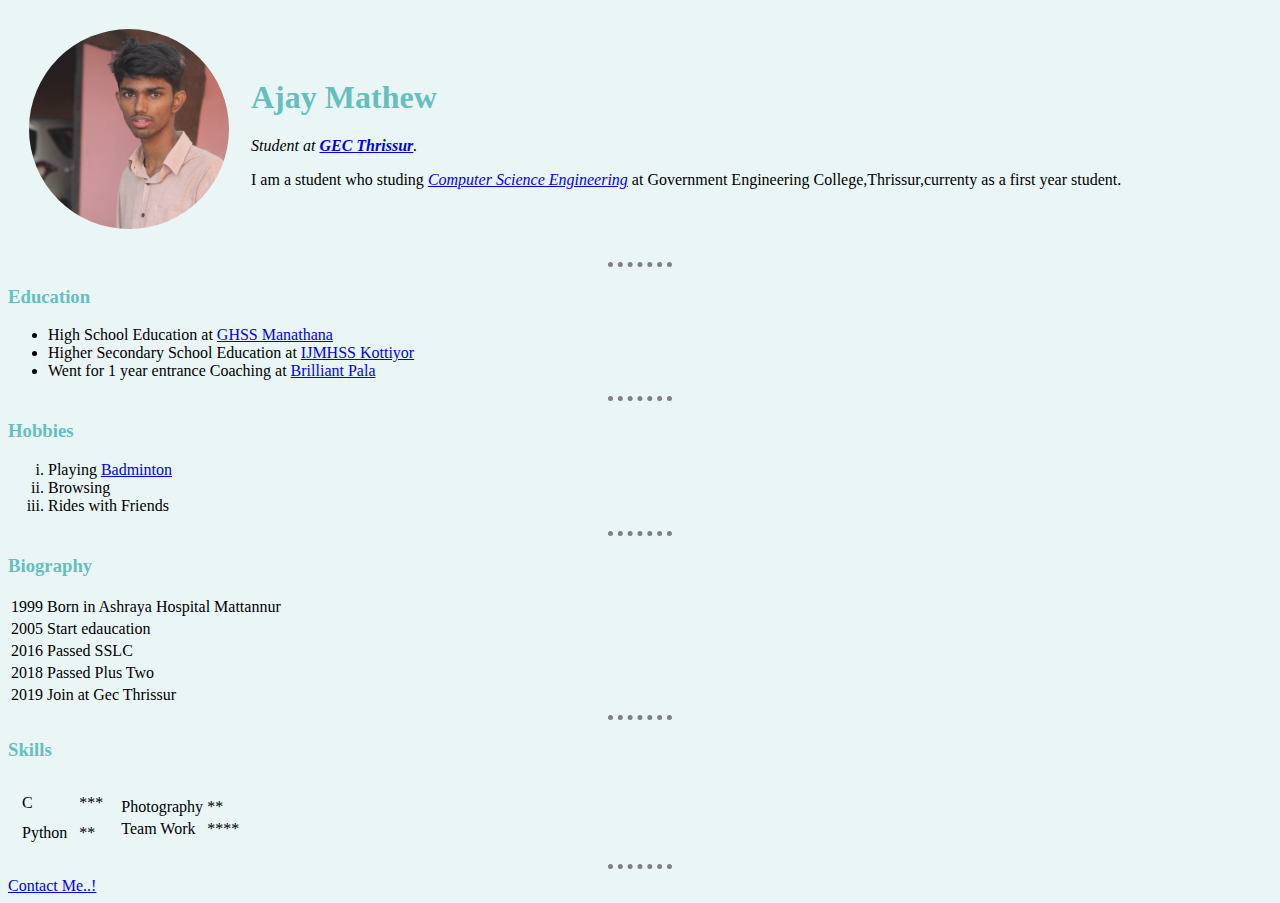
<file: personal site/index.html>
<!DOCTYPE html>
<html lang="en" dir="ltr">
  <head>
    <meta charset="utf-8">
    <title>My personal info</title>
    <link rel="stylesheet" href="css/styles.css">
  </head>
  <body>
    <table cellspacing="20">
      <tr>
        <td><img class="dp" src="images/IMG_20190623_120926_777.jpg" height="200px" width="200px" alt="Ajay Profile picture"></td>
        <td><h1>Ajay Mathew</h1>
        <p><em>Student at <strong><a href="http://gectcr.ac.in/">GEC Thrissur</a></strong>.</em></p>
        <p>I am a student who studing <em><a href="https://en.wikipedia.org/wiki/Computer_science_and_engineering">Computer Science Engineering</a></em> at Government Engineering College,Thrissur,currenty as a first year student.</p></td>
      </tr>
    </table>
    <hr>
    <h3>Education</h3>
    <ul>
      <li>High School Education at <a href="http://manathana.in/about.html">GHSS Manathana </a></li>
      <li>Higher Secondary School Education at <a href="https://www.google.com/url?sa=i&url=https%3A%2F%2Fwww.facebook.com%2Fijmhss.ktr%2F&psig=AOvVaw2NT4Gl7F4ydRhmJfn9aV1s&ust=1593948103887000&source=images&cd=vfe&ved=0CAIQjRxqFwoTCKj4ycS9s-oCFQAAAAAdAAAAABAI">IJMHSS Kottiyor</a> </li>
      <li>Went for 1 year entrance Coaching at <a href="https://brilliantpala.org/">Brilliant Pala</a></li>
    </ul>
    <hr>
    <h3>Hobbies</h3>
    <ol type="i">
      <li>Playing <a href="https://en.wikipedia.org/wiki/Badminton">Badminton</a></li>
      <li>Browsing</li>
      <li>Rides with Friends</li>
    </ol>
    <hr>
    <h3>Biography</h3>
    <table>
      <tr>
        <td>1999</td><td>Born in Ashraya Hospital Mattannur</td>
      </tr>
      <tr>
        <td>2005</td><td>Start edaucation</td>
      </tr>
      <tr>
        <td>2016</td><td>Passed SSLC</td>
      </tr>
      <tr>
        <td>2018</td><td>Passed Plus Two</td>
      </tr>
      <tr>
        <td>2019</td><td>Join at Gec Thrissur</td>
      </tr>
    </table>
    <hr>
    <h3>Skills</h3>
    <table>
      <tr>
        <td><table cellspacing="10">
          <tr>
            <td>C</td><td>***</td>
          </tr>
          <tr>
            <td>Python</td><td>**</td>
          </tr>
        </table> </td>
        <td><table>
          <tr>
            <td>Photography</td><td>**</td>
          </tr>
          <tr>
            <td>Team Work</td><td>****</td>
          </tr>
        </table> </td>
      </tr>
    </table>
    <hr>
    <a href="contact.html">Contact Me..!</a>
  </body>
</html>
</file>
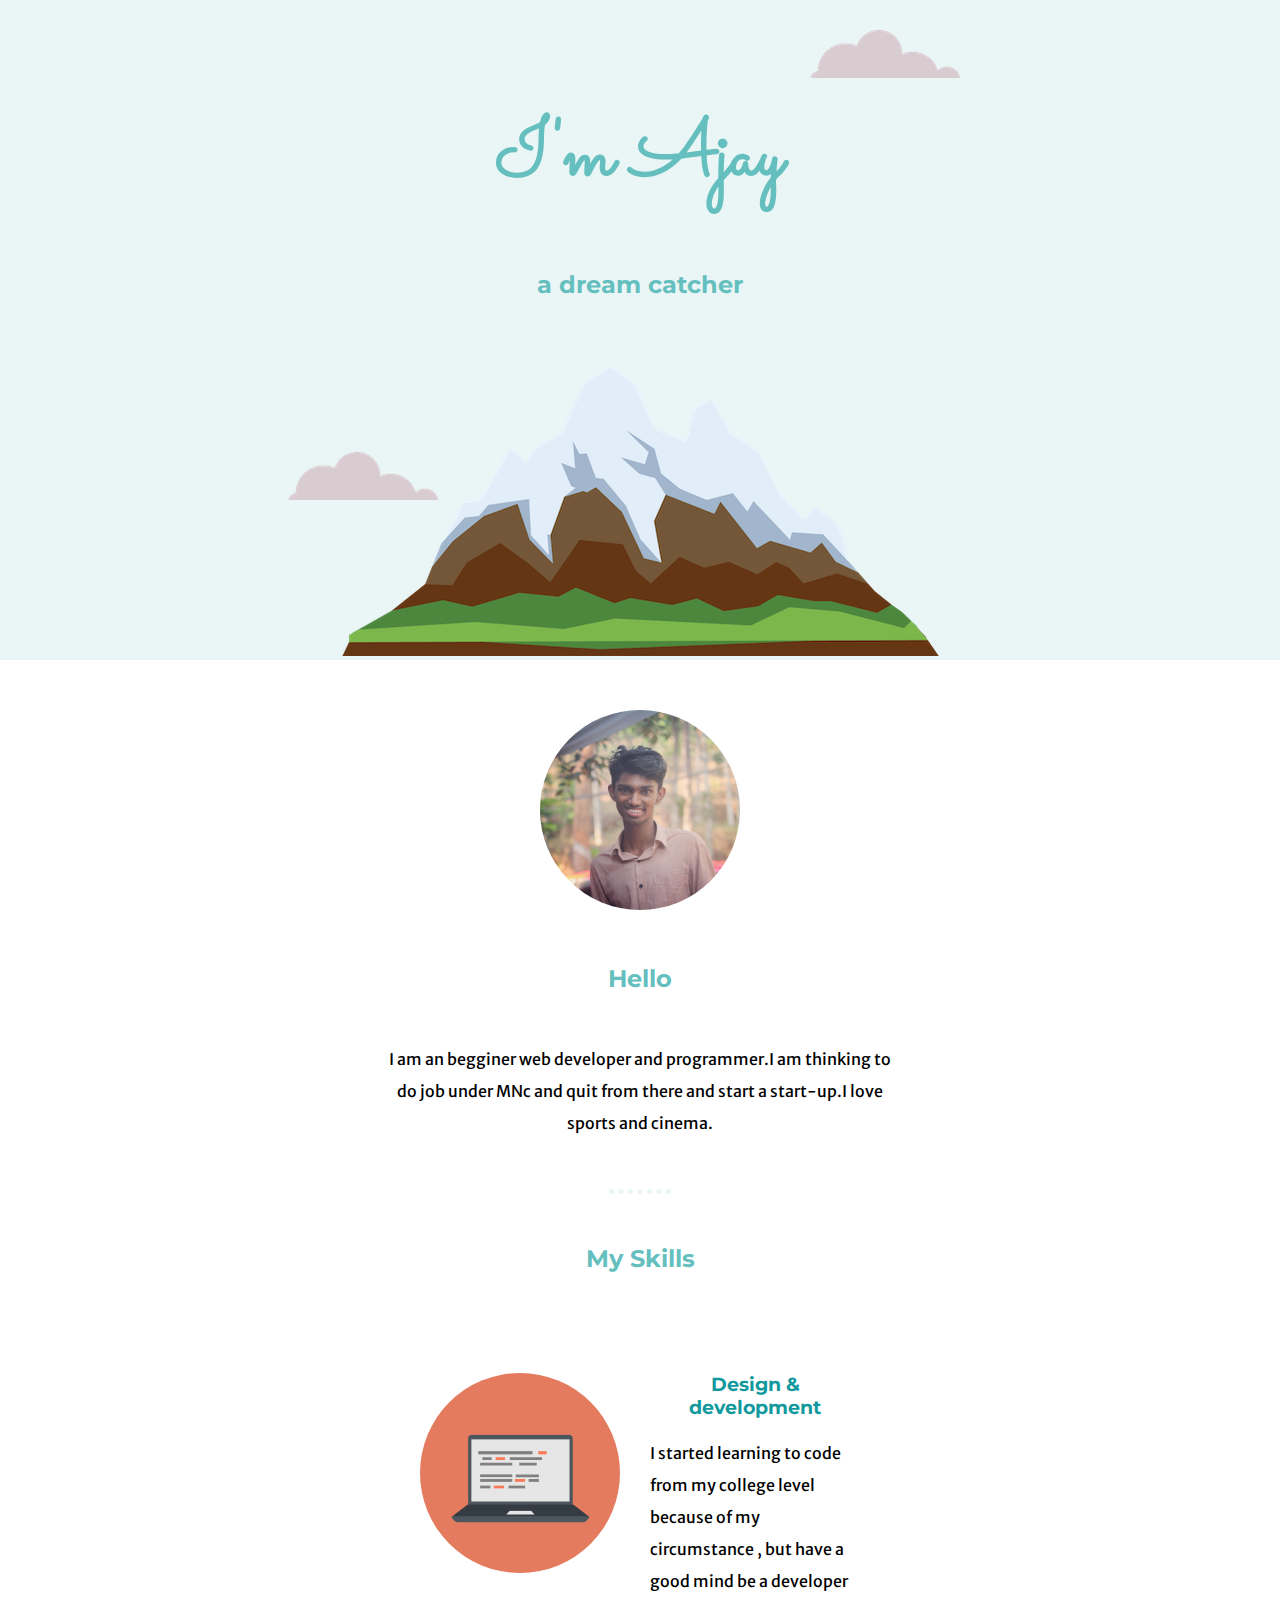
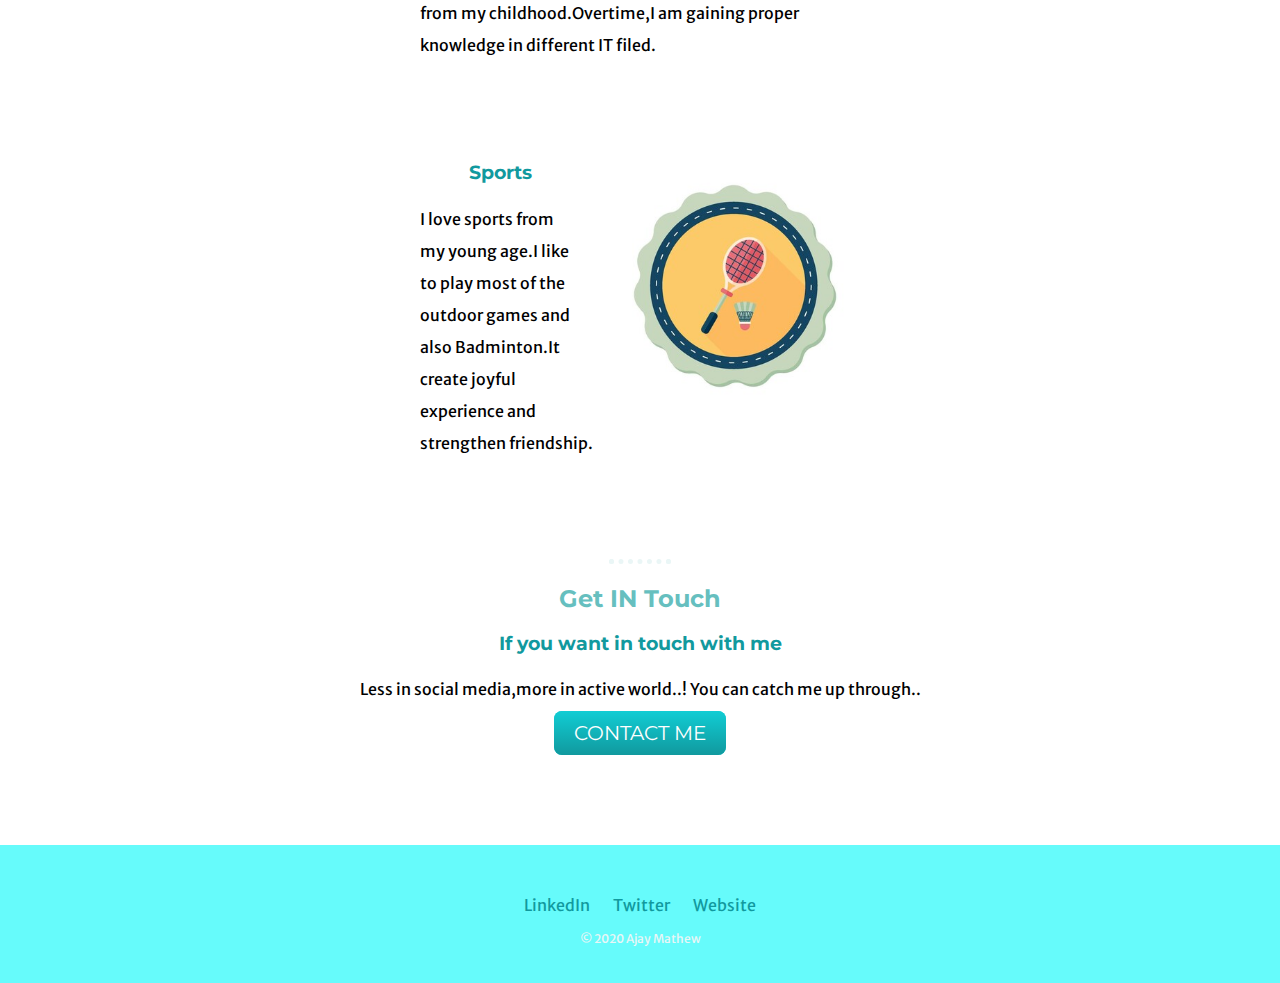
<file: professional site/index.html>
<!DOCTYPE html>
<html lang="en" dir="ltr">
  <head>
    <meta charset="utf-8">
    <title>Ajay Mathew</title>
    <link rel="stylesheet" href="css/style.css">
    <link href="https://fonts.googleapis.com/css2?family=Merriweather+Sans&family=Montserrat&family=Sacramento&display=swap" rel="stylesheet">
    <link rel="icon" href="favicon.ico">
  </head>
  <body>
    <div class="top">
      <img class="cloud-top" src="img/cloud.png" alt="cloud-img">
      <h1>I'm Ajay</h1>
      <h2>a dream catcher</h2>
      <img class="cloud-bottom" src="img/cloud.png" alt="cloud-img">
      <img class="mountain" src="img/mountain.png" alt="mountain-img">
    </div>
    <div class="middle">
      <div class="profile">
        <img class="aj" src="img/aj.jpg" alt="ajay-img">
        <h2>Hello</h2>
        <p class="intro">I am an begginer web developer and programmer.I am thinking to do job under MNc and quit from there and start a start-up.I love sports and cinema.</p>
      </div>
      <hr>
      <div class="skill">
        <h2>My Skills</h2>
        <div class="developer">
          <img class="computer" src="img/computer.png" alt="computer-img">
          <h3>Design & development</h3>
          <p class="description-design">I started learning to code from my college level because of my circumstance , but have a good mind be a developer from my childhood.Overtime,I am gaining proper knowledge in different IT filed.</p>
        </div>
        <div class="badminton">
          <img class="sports" src="img/sports.jpg" alt="sports-img">
          <h3>Sports</h3>
          <p class="description-sports">I love sports from my young age.I like to play most of the outdoor games and also Badminton.It create joyful experience and strengthen friendship.</p>
        </div>
      </div>
      <hr>
      <div class="contact">
        <h2>Get IN Touch</h2>
        <h3>If you want in touch with me</h3>
        <p>Less in social media,more in active world..! You can catch me up through..</p>
        <a class="btn" href="mailto:ajayedathazhe@gmail.com">CONTACT ME</a>
      </div>
    </div>
    <div class="bottom">
      <a class="footer-link" href="https://www.linkedin.com/">LinkedIn</a>
      <a class="footer-link" href="https://twitter.com/">Twitter</a>
      <a class="footer-link" href="https://www.appbrewery.co/">Website</a>
      <p class="copyright">© 2020 Ajay Mathew</p>
    </div>
  </body>
</html>
</file>
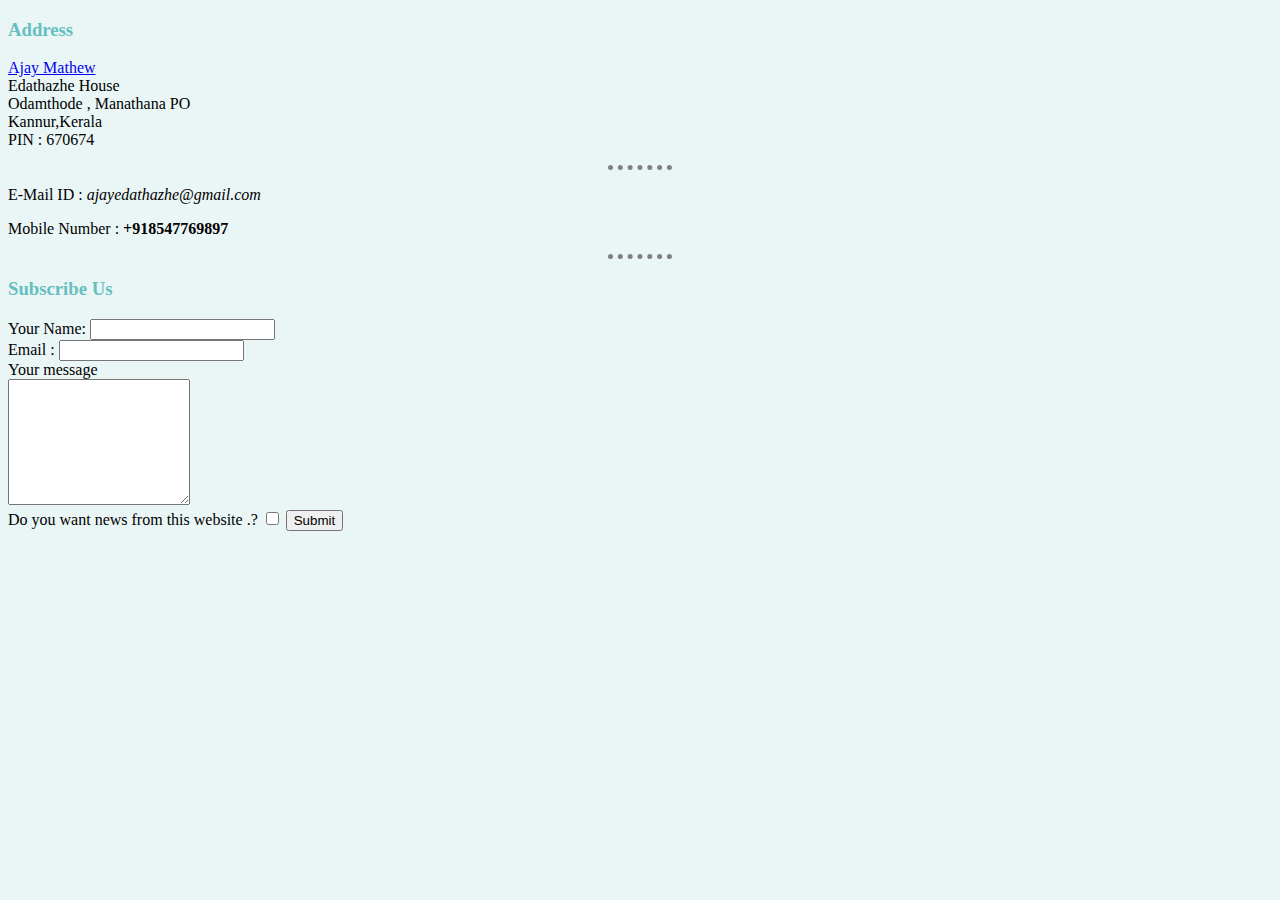
<file: personal site/contact.html>
<!DOCTYPE html>
<html lang="en" dir="ltr">
  <head>
    <meta charset="utf-8">
    <title>Contact Info</title>
    <link rel="stylesheet" href="css/styles.css">
  </head>
  <body>
    <h3>Address</h3>
    <p><a href="index.html">Ajay Mathew</a><br>Edathazhe House <br>Odamthode , Manathana PO <br>Kannur,Kerala <br>PIN : 670674 </p>
    <hr>
    <p>E-Mail ID :<em> ajayedathazhe@gmail.com </em> </p>
    <p>Mobile Number : <strong>+918547769897</strong> </p>
    <hr>
    <h3>Subscribe Us</h3>
    <form class="" action="index.html" method="post">
      <label>Your Name:</label>
      <input type="text" name="" value=""><br>
      <label>Email :</label>
      <input type="email" name="" value=""><br>
      <label>Your message</label><br>
      <textarea name="name" rows="8" cols="20"></textarea><br>
      <label>Do you want news from this website .?</label>
      <input type="checkbox" name="" value="">
      <input type="submit" name="">
    </form>
  </body>
</html>
</file>
<file: personal site/css/styles.css>
body{
  background-color: #EAF6F6;
}
hr{
  border-color: grey;
  border-style: none;
  border-top-style: dotted;
  border-width:5px;
  width: 5%;
}
h1{
  color: #66BFBF;
}
h3{
  color: #66BFBF;
}

.dp{
  border-radius: 60%;
}
</file>
<file: professional site/css/style.css>
a{
  color: #11999E;
  margin: 20px 10px;
  text-decoration: none;
}
a:hover{
  color: #EAF6F6;
}
body{
  margin: 0;
  text-align: center;
  font-family: 'Merriweather Sans', sans-serif;
}
h1{
  color: #66BFBF;
  font-family: 'Sacramento', cursive;
  font-size: 5rem;
  margin-top: 0;
  padding-top: 100px;
}
h2{
  color: #66BFBF;
  font-family: 'Montserrat', sans-serif;
  margin: 0;
}
h3{
  color: #11999E;
  font-family: 'Montserrat', sans-serif;
}
hr{
  border-style: dotted;
  border-bottom: none;
  border-color: #EAF6F6;
  border-width: 5px;
  margin: 20px auto;
  width: 4%;
}
p{
  line-height: 2;
}

.aj{
  border-radius: 100%;
  height: 200px;
  margin: 50px auto ;
  width: 200px;
}
.badminton{
  margin: 100px
}
.bottom{
  background-color: #66FBFB;
  padding: 50px 0 20px;
}
.btn{
  background: #11cdd4;
  background-image: -webkit-linear-gradient(top, #11cdd4, #11999e);
  background-image: -moz-linear-gradient(top, #11cdd4, #11999e);
  background-image: -ms-linear-gradient(top, #11cdd4, #11999e);
  background-image: -o-linear-gradient(top, #11cdd4, #11999e);
  background-image: linear-gradient(to bottom, #11cdd4, #11999e);
  border-radius: 8px;
  font-family: 'Montserrat', sans-serif;
  color: #ffffff;
  font-size: 20px;
  padding: 10px 20px 10px 20px;
  text-decoration: none;
}

.btn:hover{
  background: #30e3cb;
  background-image: -webkit-linear-gradient(top, #30e3cb, #2bc4ad);
  background-image: -moz-linear-gradient(top, #30e3cb, #2bc4ad);
  background-image: -ms-linear-gradient(top, #30e3cb, #2bc4ad);
  background-image: -o-linear-gradient(top, #30e3cb, #2bc4ad);
  background-image: linear-gradient(to bottom, #30e3cb, #2bc4ad);
  text-decoration: none;
}
.computer{
  border-radius: 100%;
  height: 200px;
  margin-right: 30px;
  width: 200px;
  float: left;
}
.contact{
  margin-bottom: 100px;
}
.copyright{
  color: #EAF6F6;
  font-size: 0.75rem;
}
.cloud-top{
  display:inline-block;
  position: absolute;
  top: 1.875rem;
  right: 20rem;
}
.cloud-bottom{
  display: inline-block;
  position: absolute;
  left: 18rem;
  bottom: 25rem;
}
.description-design{
  text-align: left;
}
.description-sports{
  text-align: left;
}
.developer{
  margin: 100px;
}
.intro{
  width: 40%;
  margin:50px auto;
}
.skill{
  width: 50%;
  margin: 50px auto;
}
.sports{
  border-radius: 100%;
  height: 250px;
  margin-left: 30px;
  width: 250px;
  float: right;
}
.top{
  background-color: #EAF6F6;
}
</file>
